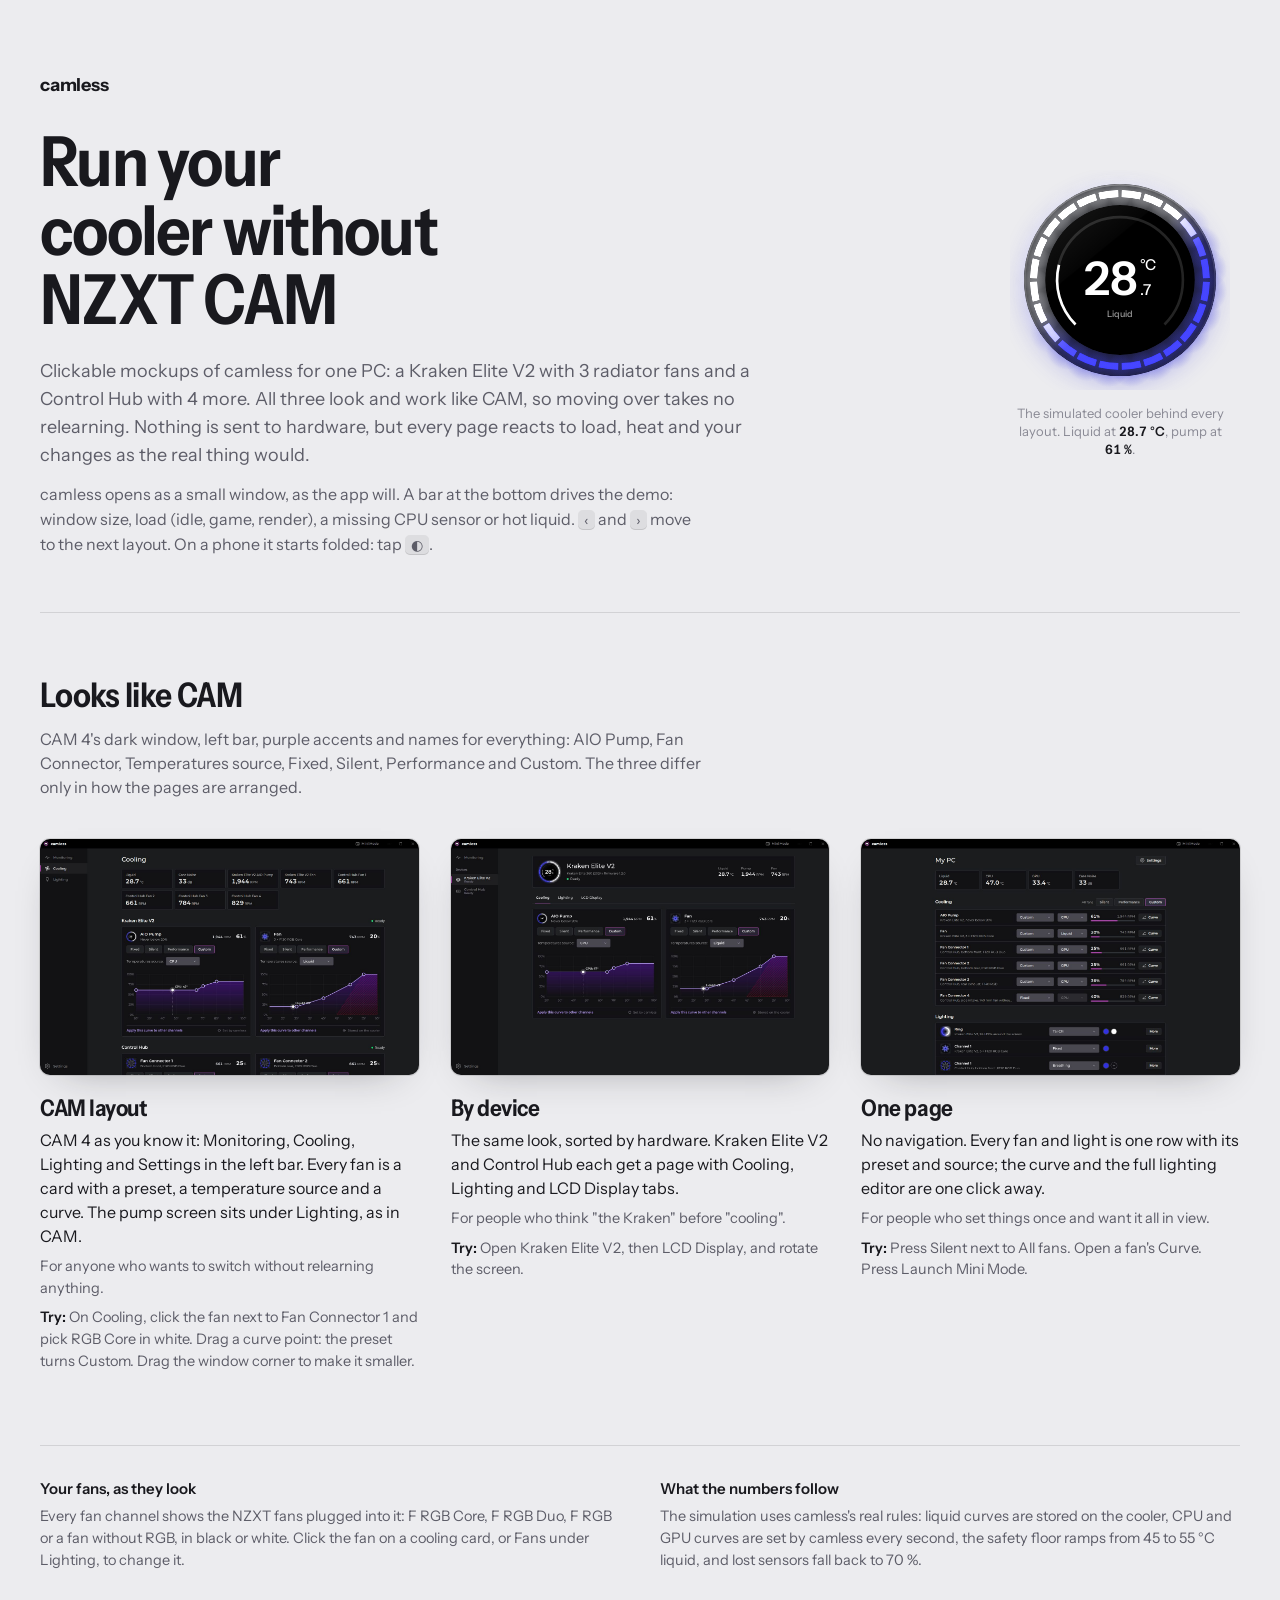
<file: design/index.html>
<!doctype html>
<html lang="en">
<head>
<meta charset="utf-8">
<meta name="viewport" content="width=device-width, initial-scale=1">
<link rel="icon" href="favicon.svg" type="image/svg+xml">
<title>camless: CAM-style app</title>
<link rel="preconnect" href="https://fonts.googleapis.com">
<link rel="preconnect" href="https://fonts.gstatic.com" crossorigin>
<link href="https://fonts.googleapis.com/css2?family=Instrument+Sans:wdth,wght@85..100,400..700&display=swap" rel="stylesheet">
<style>
  :root {
    --bg: #ececef;
    --ink: #19191e;
    --ink-2: #5d5d68;
    --ink-3: #8a8a95;
    --line: rgba(25, 25, 30, .12);
    --accent: #3a3ae0;
    --font: "Instrument Sans", system-ui, sans-serif;
    --indent: 36px;
  }
  * { box-sizing: border-box; }
  html { background: var(--bg); color: var(--ink); font: 400 16px/1.5 var(--font); -webkit-font-smoothing: antialiased; }
  body { margin: 0; }
  a { color: inherit; }
  .wrap { max-width: 1320px; margin: 0 auto; padding: 0 40px; }

  header.top { display: grid; grid-template-columns: minmax(0, 1fr) auto; gap: 48px; align-items: center; padding: 72px 0 56px; border-bottom: 1px solid var(--line); }
  .brand { font-weight: 700; font-size: 18px; letter-spacing: -.01em; margin: 0 0 28px; }
  h1 { margin: 0; font-size: clamp(40px, 5.4vw, 72px); line-height: 1; font-weight: 650; font-stretch: 88%; letter-spacing: -.025em; max-width: 13ch; text-wrap: balance; }
  .lede { margin: 24px 0 0; max-width: 60ch; font-size: 18px; line-height: 1.55; color: var(--ink-2); }
  .lede + .lede { margin-top: 12px; font-size: 16px; }
  kbd { font: inherit; font-size: .88em; padding: 1px 6px; border-radius: 5px; background: rgba(25, 25, 30, .07); box-shadow: inset 0 -1px 0 rgba(25, 25, 30, .12); }

  .live { display: grid; justify-items: center; gap: 14px; width: 240px; }
  .live canvas { width: 220px; height: 220px; display: block; }
  .live p { margin: 0; font-size: 13px; line-height: 1.4; color: var(--ink-3); text-align: center; max-width: 24ch; }
  .live b { color: var(--ink); font-weight: 600; font-variant-numeric: tabular-nums; }

  .group { padding-top: 64px; }
  .group + .group { margin-top: 40px; border-top: 1px solid var(--line); }
  .group > h2 { font-size: 34px; line-height: 1.1; font-weight: 650; font-stretch: 88%; letter-spacing: -.02em; }
  .group > p { margin: 12px 0 0; max-width: 62ch; color: var(--ink-2); }
  .grid { list-style: none; margin: 0; padding: 40px 0 24px; display: grid; grid-template-columns: repeat(2, minmax(0, 1fr)); gap: 64px 40px; }
  .grid.three { grid-template-columns: repeat(3, minmax(0, 1fr)); gap: 56px 32px; }
  .grid.three { --indent: 0px; }
  .grid.three .num { display: none; }
  .grid.three .h2 { font-size: 23px; }
  .concept a.card { display: block; text-decoration: none; border-radius: 12px; }
  .concept a.card:focus-visible { outline: 3px solid var(--accent); outline-offset: 6px; }
  .shot { display: block; aspect-ratio: 16 / 10; border-radius: 10px; overflow: hidden; background: #d8d8dd; box-shadow: 0 0 0 1px var(--line), 0 14px 40px -24px rgba(25, 25, 30, .45); transition: box-shadow .2s ease; }
  .shot img { display: block; width: 100%; height: 100%; object-fit: cover; object-position: top left; }
  .concept a.card:hover .shot { box-shadow: 0 0 0 2px var(--accent), 0 14px 40px -24px rgba(25, 25, 30, .45); }
  .head { display: flex; align-items: baseline; gap: 12px; margin: 20px 0 6px; }
  .num { font-size: 15px; font-weight: 500; color: var(--ink-3); font-variant-numeric: tabular-nums; width: calc(var(--indent) - 12px); flex: none; }
  h2, .h2 { margin: 0; font-size: 26px; line-height: 1.15; font-weight: 650; font-stretch: 90%; letter-spacing: -.02em; }
  .concept a.card:hover .h2 { color: var(--accent); }
  .role { margin-left: auto; font-size: 13px; color: var(--ink-3); white-space: nowrap; }
  .idea { margin: 0 0 0 var(--indent); max-width: 58ch; color: var(--ink); }
  .who, .try { margin: 8px 0 0 var(--indent); max-width: 58ch; font-size: 14.5px; color: var(--ink-2); }
  .try b, .who b { font-weight: 600; color: var(--ink); }

  footer { margin-top: 48px; padding: 32px 0 64px; border-top: 1px solid var(--line); display: grid; grid-template-columns: repeat(2, minmax(0, 1fr)); gap: 40px; color: var(--ink-2); font-size: 14.5px; }
  footer h3 { margin: 0 0 6px; font-size: 15px; font-weight: 600; color: var(--ink); }
  footer p { margin: 0; max-width: 58ch; }

  @media (max-width: 900px) {
    .wrap { padding: 0 20px; }
    header.top { grid-template-columns: 1fr; padding: 40px 0 36px; gap: 28px; }
    .live { width: auto; grid-template-columns: auto 1fr; justify-items: start; align-items: center; }
    .live canvas { width: 112px; height: 112px; }
    .live p { text-align: left; }
    .group { padding-top: 44px; }
    .group > h2 { font-size: 28px; }
    .grid, .grid.three { grid-template-columns: 1fr; gap: 48px; padding-top: 28px; }
    footer { grid-template-columns: 1fr; gap: 24px; }
  }
  @media (max-width: 520px) {
    .role { display: none; }
    .idea, .who, .try { margin-left: 0; }
  }
  @media (prefers-reduced-motion: reduce) { .shot { transition: none; } }
</style>
</head>
<body>
<div class="wrap">
  <header class="top">
    <div>
      <p class="brand">camless</p>
      <h1>Run your cooler without NZXT CAM</h1>
      <p class="lede">Clickable mockups of camless for one PC: a Kraken Elite V2 with 3 radiator fans and a Control Hub with 4 more. All three look and work like CAM, so moving over takes no relearning. Nothing is sent to hardware, but every page reacts to load, heat and your changes as the real thing would.</p>
      <p class="lede">camless opens as a small window, as the app will. A bar at the bottom drives the demo: window size, load (idle, game, render), a missing CPU sensor or hot liquid. <kbd>‹</kbd> and <kbd>›</kbd> move to the next layout. On a phone it starts folded: tap <kbd>◐</kbd>.</p>
    </div>
    <div class="live" aria-hidden="true">
      <canvas id="head" width="220" height="220"></canvas>
      <p>The simulated cooler behind every layout. Liquid at <b id="liq">28.7 °C</b>, pump at <b id="pump">61 %</b>.</p>
    </div>
  </header>

  <section class="group" aria-labelledby="g-cam">
    <h2 id="g-cam">Looks like CAM</h2>
    <p>CAM 4's dark window, left bar, purple accents and names for everything: AIO Pump, Fan Connector, Temperatures source, Fixed, Silent, Performance and Custom. The three differ only in how the pages are arranged.</p>
    <ol class="grid three" id="cam"></ol>
  </section>

  <footer>
    <div>
      <h3>Your fans, as they look</h3>
      <p>Every fan channel shows the NZXT fans plugged into it: F RGB Core, F RGB Duo, F RGB or a fan without RGB, in black or white. Click the fan on a cooling card, or Fans under Lighting, to change it.</p>
    </div>
    <div>
      <h3>What the numbers follow</h3>
      <p>The simulation uses camless's real rules: liquid curves are stored on the cooler, CPU and GPU curves are set by camless every second, the safety floor ramps from 45 to 55 °C liquid, and lost sensors fall back to 70 %.</p>
    </div>
  </footer>
</div>

<script src="shared/camless-sim.js"></script>
<script src="shared/kraken-draw.js"></script>
<script>
(function () {
  'use strict';
  const CAM = [
    { id: 'cam-1-classic', num: '', name: 'CAM layout', role: '',
      idea: 'CAM 4 as you know it: Monitoring, Cooling, Lighting and Settings in the left bar. Every fan is a card with a preset, a temperature source and a curve. The pump screen sits under Lighting, as in CAM.',
      who: 'anyone who wants to switch without relearning anything',
      try: 'On Cooling, click the fan next to Fan Connector 1 and pick RGB Core in white. Drag a curve point: the preset turns Custom. Drag the window corner to make it smaller.' },
    { id: 'cam-2-devices', num: '', name: 'By device', role: '',
      idea: 'The same look, sorted by hardware. Kraken Elite V2 and Control Hub each get a page with Cooling, Lighting and LCD Display tabs.',
      who: 'people who think "the Kraken" before "cooling"',
      try: 'Open Kraken Elite V2, then LCD Display, and rotate the screen.' },
    { id: 'cam-3-simple', num: '', name: 'One page', role: '',
      idea: 'No navigation. Every fan and light is one row with its preset and source; the curve and the full lighting editor are one click away.',
      who: 'people who set things once and want it all in view',
      try: 'Press Silent next to All fans. Open a fan\'s Curve. Press Launch Mini Mode.' },
  ];
  const card = (c, i) => `
    <li class="concept">
      <a class="card" href="${c.id}/index.html">
        <span class="shot"><img src="shots/${c.id}.jpg" width="1440" height="900" ${c.num === '' && i < 3 ? '' : 'loading="lazy" '}alt="Screenshot of the ${c.name} layout"></span>
        <span class="head"><span class="num">${c.num ?? c.id.slice(0, 2)}</span><h3 class="h2">${c.name}</h3>${c.role ? `<span class="role">${c.role}</span>` : ''}</span>
      </a>
      <p class="idea">${c.idea}</p>
      <p class="who">For ${c.who}.</p>
      <p class="try"><b>Try:</b> ${c.try}</p>
    </li>`;
  document.getElementById('cam').innerHTML = CAM.map(card).join('');

  const C = window.Camless, K = window.KrakenDraw;
  if (!C || !K) return;
  const cv = document.getElementById('head');
  const liq = document.getElementById('liq'), pump = document.getElementById('pump');
  const still = matchMedia('(prefers-reduced-motion: reduce)').matches;
  let t = 0;
  function draw() {
    const { ctx, w, h } = K.fit(cv);
    ctx.clearRect(0, 0, w, h);
    K.head(ctx, w / 2, h / 2, w / 2 - 14, { leds: C.light.render(C.config.ring, still ? 0 : t, 24), liquid: C.state.liquid, lcd: C.config.lcd, snapshot: C.snapshot(), font: '"Instrument Sans", system-ui, sans-serif', shadowColor: 'rgba(58,58,224,.28)' });
  }
  C.on('frame', (dt) => { t += dt; draw(); });
  C.on('tick', () => {
    liq.textContent = C.state.liquid.toFixed(1) + ' °C';
    pump.textContent = Math.round(C.live('pump').duty) + ' %';
  });
  draw();
})();
</script>
</body>
</html>
</file>
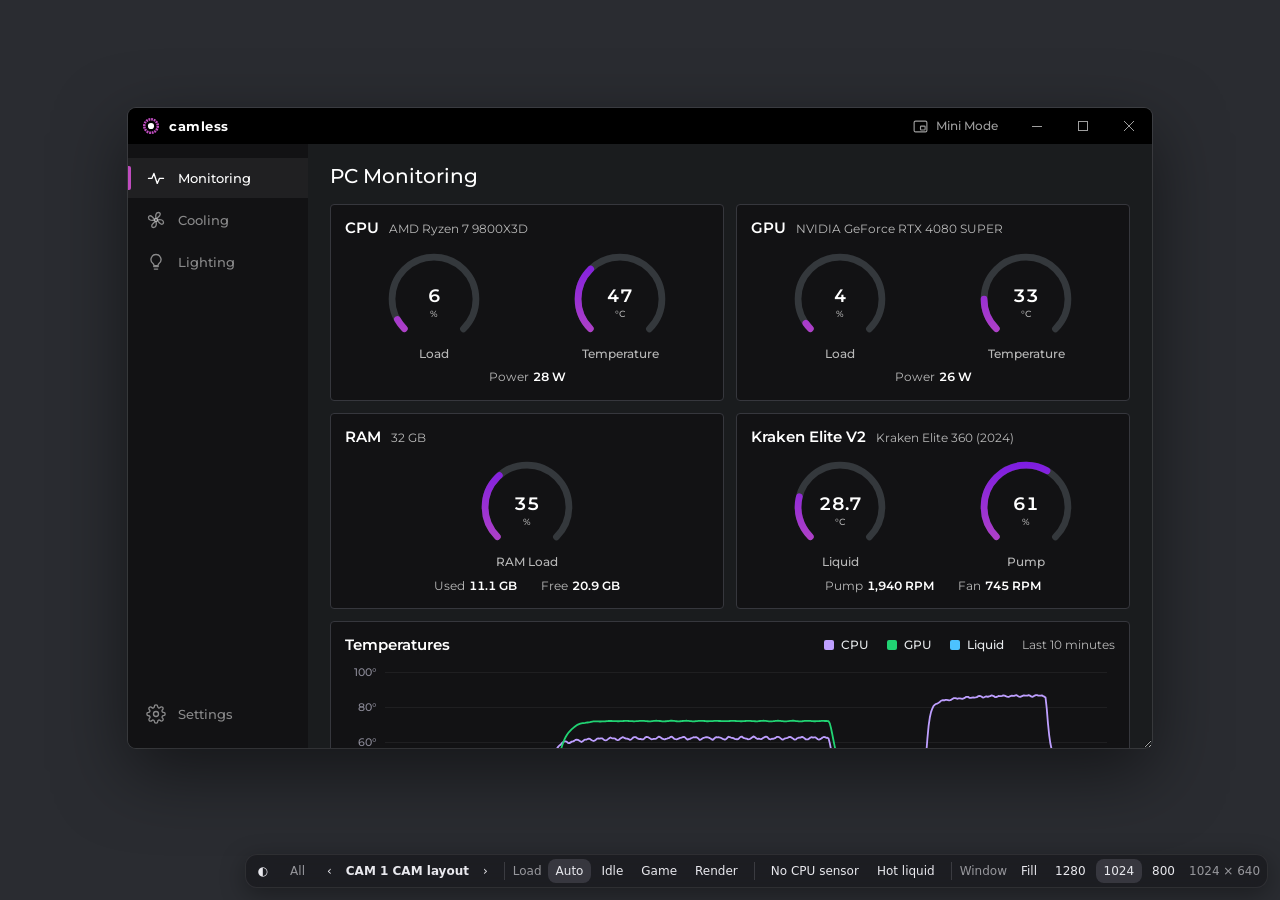
<file: design/cam-1-classic/index.html>
<!doctype html>
<html lang="en">
<head>
<meta charset="utf-8">
<meta name="viewport" content="width=device-width, initial-scale=1">
<link rel="icon" href="../favicon.svg" type="image/svg+xml">
<title>camless: CAM layout</title>
<link rel="preconnect" href="https://fonts.googleapis.com">
<link rel="preconnect" href="https://fonts.gstatic.com" crossorigin>
<link href="https://fonts.googleapis.com/css2?family=Montserrat:wght@400;500;600;700&display=swap" rel="stylesheet">
<link rel="stylesheet" href="../shared/cam-kit.css">
</head>
<body>
<script src="../shared/camless-sim.js"></script>
<script src="../shared/kraken-draw.js"></script>
<script src="../shared/curve-editor.js"></script>
<script src="../shared/cam-kit.js"></script>
<script>
/* CAM's own structure: Monitoring, Cooling, Lighting (with the LCD inside it) and
   Settings in the left bar, every cooling channel on one page. */
(function () {
  'use strict';
  const C = window.Camless, X = window.CamKit;
  X.shell({
    nav: [
      { id: 'monitoring', label: 'Monitoring', icon: 'monitoring' },
      { id: 'cooling', label: 'Cooling', icon: 'cooling' },
      { id: 'lighting', label: 'Lighting', icon: 'lighting' },
      { spacer: true },
      { id: 'settings', label: 'Settings', icon: 'settings' },
    ],
    initial: 'monitoring',
    pages: {
      monitoring(host) {
        X.pageHead(host, 'PC Monitoring');
        X.monitoring(host);
      },
      cooling(host) {
        X.pageHead(host, 'Cooling');
        X.tiles(host, ['liquid', 'noise', ...C.channels().map((c) => c.id)]);
        for (const d of ['kraken', 'hub']) {
          const s = X.section(host, C.devices[d].name, X.h('<span class="cam-status">Ready</span>'));
          X.deviceChannels(s, d, { collapse: true });
        }
      },
      lighting(host) {
        X.pageHead(host, 'Lighting');
        X.lightingPage(host);
      },
      settings(host) {
        X.pageHead(host, 'Settings');
        X.settings(host);
      },
    },
  });
})();
</script>
<script src="../shared/demo-bar.js" data-position="bottom-right"></script>
</body>
</html>
</file>
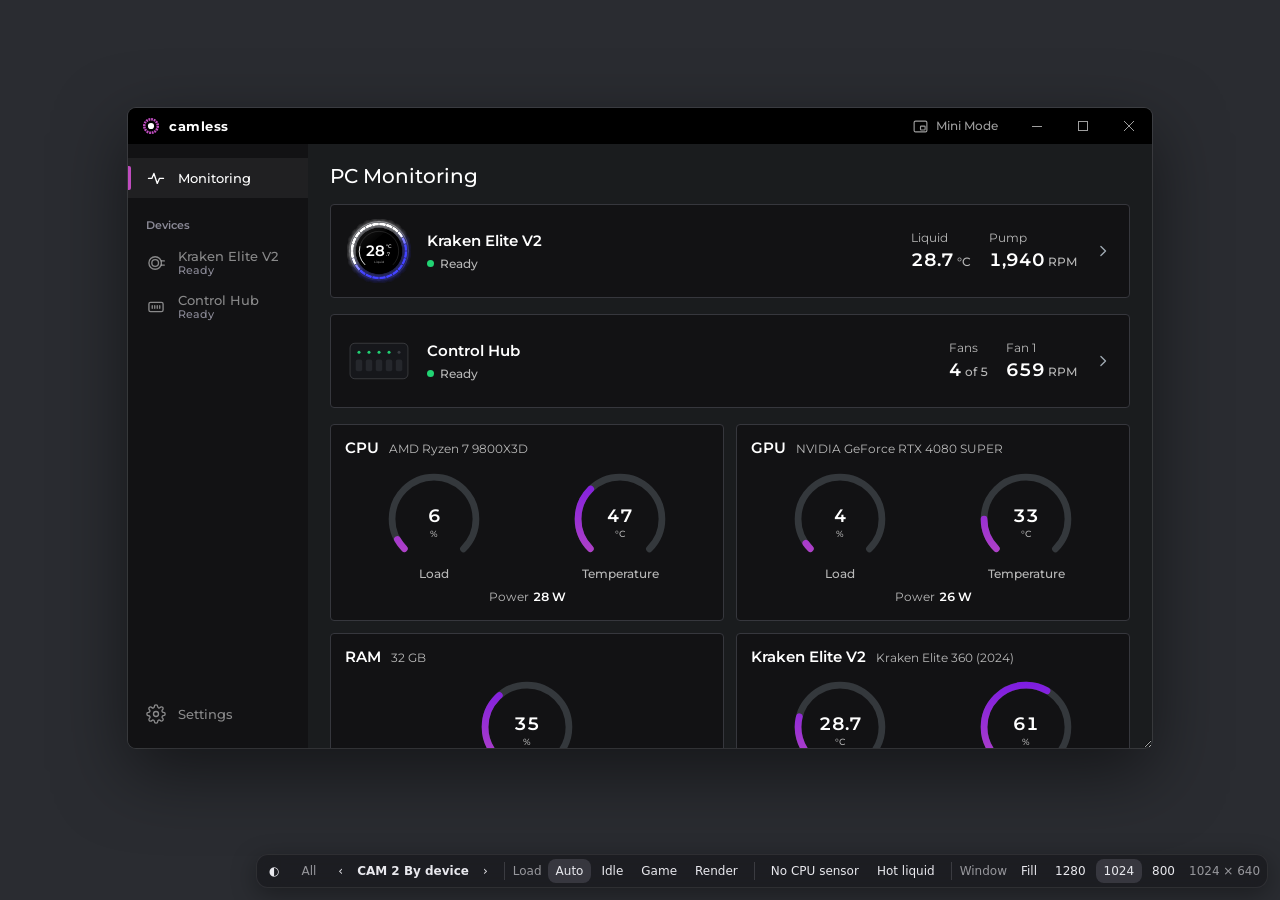
<file: design/cam-2-devices/index.html>
<!doctype html>
<html lang="en">
<head>
<meta charset="utf-8">
<meta name="viewport" content="width=device-width, initial-scale=1">
<link rel="icon" href="../favicon.svg" type="image/svg+xml">
<title>camless: by device</title>
<link rel="preconnect" href="https://fonts.googleapis.com">
<link rel="preconnect" href="https://fonts.gstatic.com" crossorigin>
<link href="https://fonts.googleapis.com/css2?family=Montserrat:wght@400;500;600;700&display=swap" rel="stylesheet">
<link rel="stylesheet" href="../shared/cam-kit.css">
<style>
  .dev-cards { display: grid; grid-template-columns: repeat(2, minmax(0, 1fr)); gap: 16px; margin-bottom: 16px; }
  .dev-card { display: flex; align-items: center; gap: 16px; padding: 14px 16px; color: inherit; text-decoration: none; }
  .dev-card:hover { border-color: var(--cool); }
  .dev-card canvas { width: 64px; height: 64px; flex: none; }
  .dev-card .who { flex: 1; min-width: 0; display: grid; gap: 3px; }
  .dev-card .who b { font-size: 15px; font-weight: 600; white-space: nowrap; overflow: hidden; text-overflow: ellipsis; }
  .dev-card .nums { display: flex; gap: 18px; }
  .dev-card .chev { color: var(--cool); transform: rotate(-90deg); }
  .dev-head { display: flex; align-items: center; flex-wrap: wrap; gap: 16px 22px; padding: 16px 20px; margin-bottom: 18px; }
  .dev-head canvas { width: 88px; height: 88px; flex: none; }
  .dev-id { flex: 1; min-width: 180px; display: grid; gap: 4px; justify-items: start; }
  .stat { display: grid; gap: 1px; }
  .stat span { font-size: 12px; color: var(--t3); white-space: nowrap; }
  .stat b { font-size: 18px; font-weight: 600; font-variant-numeric: tabular-nums; white-space: nowrap; }
  .stat b small { font-size: 12px; font-weight: 500; color: var(--t3); margin-left: 3px; }
  .dev-stats { display: flex; flex-wrap: wrap; gap: 12px 28px; }
  @container area (max-width: 879px) { .dev-cards { grid-template-columns: minmax(0, 1fr); } }
  @container area (max-width: 519px) {
    .dev-head { padding: 14px; }
    .dev-head canvas { width: 64px; height: 64px; }
    .dev-stats { width: 100%; justify-content: space-between; gap: 10px 16px; }
    .dev-card .nums { display: none; }
  }
</style>
</head>
<body>
<script src="../shared/camless-sim.js"></script>
<script src="../shared/kraken-draw.js"></script>
<script src="../shared/curve-editor.js"></script>
<script src="../shared/cam-kit.js"></script>
<script>
/* The same CAM look, sorted by device: each device in the left bar has its own
   Cooling, Lighting and LCD Display tabs. */
(function () {
  'use strict';
  const C = window.Camless, X = window.CamKit, h = X.h;
  const D = C.devices;

  // Live numbers: the full set in a device's header, the first two on its overview card.
  const rpmOf = (id) => `${X.rpm((C.live(id) || {}).rpm)}<small>RPM</small>`;
  const STATS = {
    kraken: [
      ['Liquid', (s) => `${X.tnum(s.liquid)}<small>${X.deg()}</small>`],
      ['Pump', () => rpmOf('pump')],
      ['Fan', () => rpmOf('radiator')],
    ],
    hub: [
      ['Fans', () => `${C.config.hub_fan.length}<small>of ${D.hub.ports}</small>`],
      ...C.config.hub_fan.map((f) => [`Fan ${f.port}`, () => rpmOf('hub' + f.port)]),
    ],
  };
  function stats(host, d, n) {
    const els = STATS[d].slice(0, n).map(([k, f]) => { const el = h('<div class="stat"><span></span><b></b></div>'); el.firstElementChild.textContent = k; host.appendChild(el); return [el.lastElementChild, f]; });
    const upd = () => { const s = C.snapshot(); for (const [b, f] of els) b.innerHTML = f(s); };
    X.track(C.on('tick', upd));
    X.track(X.on('prefs', upd));
    upd();
  }
  function thumb(cv, d) {
    let t = 0;
    X.track(C.on('frame', (dt) => { t += dt; X.deviceThumb(cv, d, t); }));
  }

  function overview(host) {
    X.pageHead(host, 'PC Monitoring');
    const cards = h('<div class="dev-cards"></div>');
    for (const d of ['kraken', 'hub']) {
      const a = h(`<a class="cam-panel dev-card" href="#${d}"><canvas aria-hidden="true"></canvas><span class="who"><b></b><span class="cam-status">Ready</span></span><span class="nums"></span>${X.I.chevron.replace('class="i"', 'class="i chev"')}</a>`);
      a.querySelector('b').textContent = D[d].name;
      a.setAttribute('aria-label', `Open ${D[d].name}`);
      cards.appendChild(a);
      stats(a.querySelector('.nums'), d, 2);
      thumb(a.querySelector('canvas'), d);
    }
    host.appendChild(cards);
    X.monitoring(host);
  }

  const TABS = {
    kraken: [['cooling', 'Cooling'], ['lighting', 'Lighting'], ['lcd', 'LCD Display']],
    hub: [['cooling', 'Cooling'], ['lighting', 'Lighting']],
  };
  function device(d) {
    return (host, sub) => {
      const tabs = TABS[d];
      let tab = tabs.some((t) => t[0] === sub) ? sub : 'cooling';
      const head = h(`<div class="cam-panel dev-head"><canvas aria-hidden="true"></canvas><div class="dev-id"><h1 class="cam-h1"></h1><span class="cam-small"></span><span class="cam-status">Ready</span></div><div class="dev-stats"></div></div>`);
      head.querySelector('h1').textContent = D[d].name;
      head.querySelector('.cam-small').textContent = d === 'kraken' ? `${D.kraken.model}, firmware ${D.kraken.firmware}` : `${D.hub.ports} fan and 5 LED ports, firmware ${D.hub.firmware}`;
      host.appendChild(head);
      stats(head.querySelector('.dev-stats'), d);
      thumb(head.querySelector('canvas'), d);
      const body = h('<div></div>');
      host.append(X.tabStrip(tabs.map(([id, label]) => ({ id, label })), tab, (id) => { tab = id; history.replaceState(null, '', `#${d}/${id}`); show(); }, { label: D[d].name }), body);
      const draw = X.region(body);
      function show() {
        draw((b) => {
          if (tab === 'cooling') X.deviceChannels(b, d, { collapse: true });
          else if (tab === 'lighting') X.lightingPage(b, { devices: [d], lcd: false });
          else X.lcdEditor(b);
        });
      }
      show();
    };
  }

  X.shell({
    nav: [
      { id: 'monitoring', label: 'Monitoring', icon: 'monitoring' },
      { group: 'Devices' },
      { id: 'kraken', label: D.kraken.name, icon: 'kraken', sub: 'Ready' },
      { id: 'hub', label: D.hub.name, icon: 'hub', sub: 'Ready' },
      { spacer: true },
      { id: 'settings', label: 'Settings', icon: 'settings' },
    ],
    initial: 'monitoring',
    pages: {
      monitoring: overview,
      kraken: device('kraken'),
      hub: device('hub'),
      settings(host) { X.pageHead(host, 'Settings'); X.settings(host); },
    },
  });
})();
</script>
<script src="../shared/demo-bar.js" data-position="bottom-right"></script>
</body>
</html>
</file>
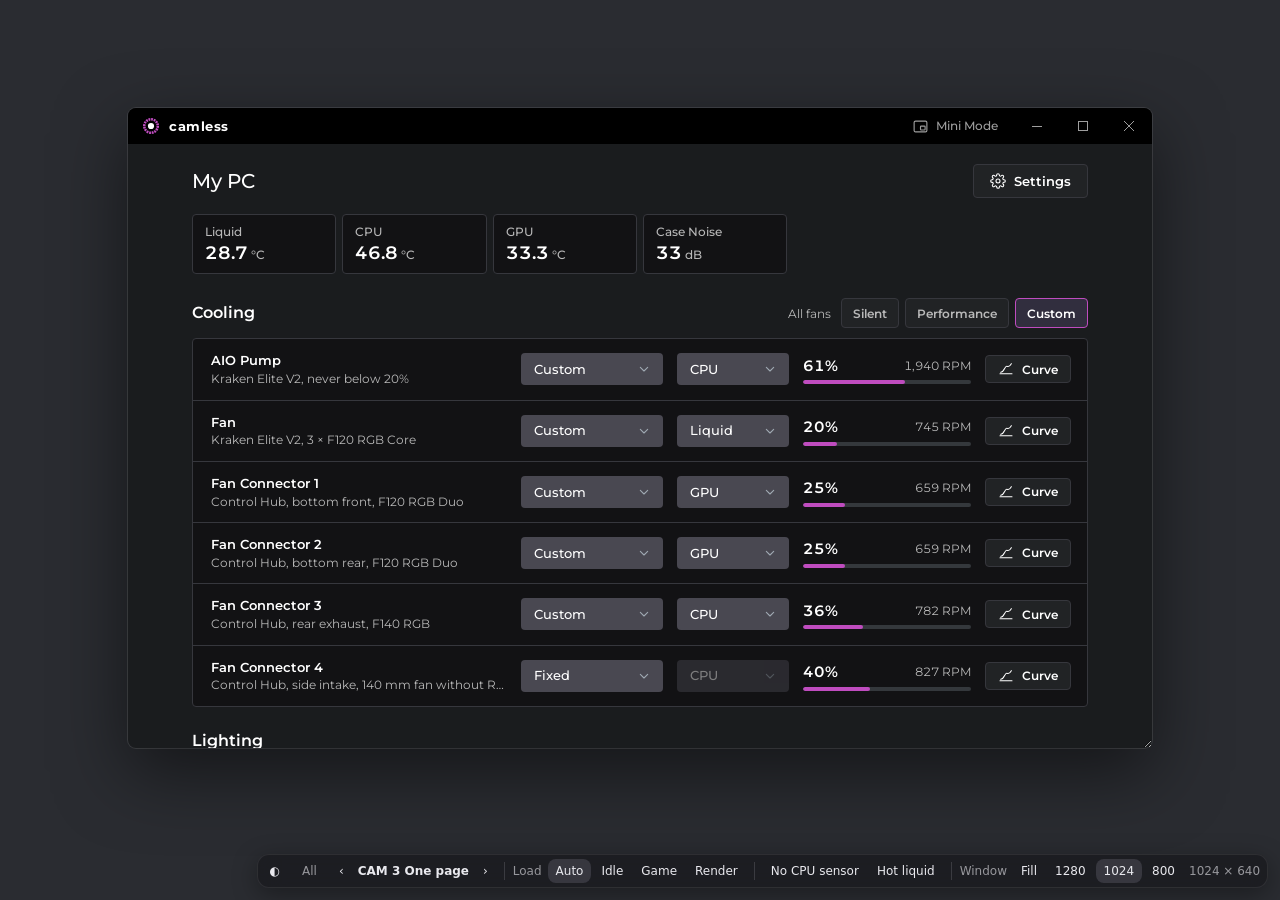
<file: design/cam-3-simple/index.html>
<!doctype html>
<html lang="en">
<head>
<meta charset="utf-8">
<meta name="viewport" content="width=device-width, initial-scale=1">
<link rel="icon" href="../favicon.svg" type="image/svg+xml">
<title>camless: one page</title>
<link rel="preconnect" href="https://fonts.googleapis.com">
<link rel="preconnect" href="https://fonts.gstatic.com" crossorigin>
<link href="https://fonts.googleapis.com/css2?family=Montserrat:wght@400;500;600;700&display=swap" rel="stylesheet">
<link rel="stylesheet" href="../shared/cam-kit.css">
<style>
  .cam-content { max-width: 940px; }
  .list { display: grid; }
  .crow, .lrow { display: grid; align-items: center; gap: 10px 14px; padding: 12px 16px 12px 18px; border-top: 1px solid var(--panel-line); min-width: 0; }
  .crow:first-child, .lrow:first-child { border-top: 0; }
  .crow { grid-template-columns: minmax(0, 1fr) 142px 112px 168px auto; }
  .lrow { grid-template-columns: 40px minmax(0, 1fr) 190px 150px auto; }
  .nm { min-width: 0; display: grid; }
  .nm b { font-size: 13px; font-weight: 600; white-space: nowrap; overflow: hidden; text-overflow: ellipsis; }
  .nm span { font-size: 12px; color: var(--t3); white-space: nowrap; overflow: hidden; text-overflow: ellipsis; }
  .crow .cam-select, .lrow .cam-select { width: 100%; }
  .lv { display: grid; grid-template-columns: minmax(0, 1fr) auto; align-items: center; gap: 4px 10px; font-variant-numeric: tabular-nums; }
  .lv .bar { grid-column: 1 / -1; height: 4px; border-radius: 2px; background: var(--track); overflow: hidden; }
  .lv .bar i { display: block; height: 100%; width: 0; background: var(--orchid); border-radius: 2px; transition: width .4s ease-out; }
  .lv .pct { font-size: 15px; font-weight: 600; }
  .lv .rpm { font-size: 12px; color: var(--t3); text-align: right; }
  .lv.miss .pct { color: var(--amber); }
  .strip { width: 40px; height: 40px; display: block; }
  .lrow .cam-swatches { gap: 6px; }
  .lrow .cam-swatch { width: 24px; height: 24px; }
  .lrow .none { font-size: 12px; color: var(--t4); }
  .all { display: flex; align-items: center; gap: 10px; font-size: 12px; color: var(--t3); }
  .mixed-note { font-size: 12px; color: var(--t4); }
  .cam-ch.bare { border: 0; background: transparent; padding: 0; }
  .cam-ch.bare .cam-ch-name { display: none; }
  .foot { display: flex; flex-wrap: wrap; gap: 10px; margin-top: 32px; }
  @container area (max-width: 819px) {
    .crow { grid-template-columns: minmax(0, 1fr) minmax(0, 1fr) auto; }
    .crow .nm { grid-column: 1 / -1; }
    .crow .lv { grid-column: 1 / 3; grid-row: 3; }
    .crow .edit { grid-row: 3; grid-column: 3; }
    .lrow { grid-template-columns: 40px minmax(0, 1fr) auto; }
    .lrow .fx { grid-column: 1 / 3; }
    .lrow .cols { grid-column: 3; display: flex; justify-content: flex-end; }
    .lrow .more { grid-row: 1; grid-column: 3; }
  }
  @container area (max-width: 519px) { .crow, .lrow { padding: 12px 14px; } }
</style>
</head>
<body>
<script src="../shared/camless-sim.js"></script>
<script src="../shared/kraken-draw.js"></script>
<script src="../shared/curve-editor.js"></script>
<script src="../shared/cam-kit.js"></script>
<script>
/* CAM's look without the navigation: one page with every fan and light as a row,
   curves and the full lighting editor one click away. */
(function () {
  'use strict';
  const C = window.Camless, X = window.CamKit, h = X.h;

  function coolingList(host) {
    const all = X.choice({
      options: X.PRESET_OPTS.filter((o) => o.value !== 'fixed'),
      value: X.allPreset(),
      label: 'Preset for all fans',
      onChange: (p) => X.setAllPresets(p),
    });
    const mixed = h('<span class="mixed-note">Mixed</span>');
    const s = X.section(host, 'Cooling', h('<span class="all">All fans</span>'));
    s.querySelector('.all').append(all, mixed);
    const list = h('<div class="cam-panel list"></div>');
    s.appendChild(list);
    const rows = C.channels().map((ch0) => {
      const id = ch0.id;
      const get = () => X.channel(id);
      const r = h(`<div class="crow"><div class="nm"><b></b><span></span></div><div class="pre"></div><div class="src"></div><div class="lv"><span class="pct num"></span><span class="rpm"></span><span class="bar"><i></i></span></div><button type="button" class="cam-btn sm edit">${X.I.curve}<span>Curve</span></button></div>`);
      r.querySelector('b').textContent = X.chName(ch0);
      r.querySelector('.nm span').textContent = X.chSub(ch0, true);
      const pre = X.select({ options: X.PRESET_OPTS, value: X.model(ch0).preset, label: `${X.chTile(ch0)} preset`, onChange: (p) => X.setPreset(get(), p) });
      const src = X.select({ options: X.SOURCE_OPTS, value: X.model(ch0).source, label: `${X.chTile(ch0)} temperature source`, onChange: (v) => X.setSource(get(), v) });
      r.querySelector('.pre').appendChild(pre);
      r.querySelector('.src').appendChild(src);
      r.querySelector('.edit').setAttribute('aria-label', `Edit ${X.chTile(ch0)} curve`);
      r.querySelector('.edit').addEventListener('click', () => {
        X.modal({ title: X.chTile(get()), wide: true, render(body) { const card = X.coolingCard(id); card.classList.add('bare'); body.appendChild(card); } });
      });
      list.appendChild(r);
      const lv = r.querySelector('.lv');
      return {
        refresh() { const m = X.model(get()); pre.set(m.preset); src.set(m.source); src.setDisabled(m.preset === 'fixed'); },
        live() {
          const st = C.live(id), ch = get();
          if (!st || !ch) return;
          lv.querySelector('.pct').textContent = Math.round(st.shown) + '%';
          lv.querySelector('.rpm').textContent = X.rpm(st.rpm) + ' RPM';
          lv.querySelector('.bar i').style.width = st.shown + '%';
          const miss = ch.cfg.source !== 'fixed' && st.temp == null;
          lv.classList.toggle('miss', miss);
          lv.title = miss ? `Temperature source is unavailable. Holding ${C.config.failsafe_duty}%.` : C.why(id);
        },
      };
    });
    const refresh = () => {
      const p = X.allPreset();
      all.set(p);
      all.classList.toggle('mixed', !p);
      mixed.hidden = !!p;
      for (const r of rows) r.refresh();
    };
    X.track(C.on('config', refresh));
    X.track(C.on('tick', () => rows.forEach((r) => r.live())));
    refresh();
    rows.forEach((r) => r.live());
  }

  function lightingList(host) {
    const s = X.section(host, 'Lighting');
    const list = h('<div class="cam-panel list"></div>');
    s.appendChild(list);
    const targets = [
      ...X.lightTargets('kraken').map((t) => Object.assign(t, { dev: C.devices.kraken.name })),
      ...X.lightTargets('hub').map((t) => Object.assign(t, { dev: C.devices.hub.name })),
    ];
    const strips = [];
    const rows = targets.map((t) => {
      const r = h(`<div class="lrow"><canvas class="strip" aria-hidden="true"></canvas><div class="nm"><b></b><span></span></div><div class="fx"></div><div class="cols"></div><button type="button" class="cam-btn sm more">More</button></div>`);
      r.querySelector('b').textContent = t.key === 'ring' ? 'Ring' : t.label;
      const sub = r.querySelector('.nm span');
      const fx = X.select({ options: X.EFFECT_ORDER.map((k) => ({ value: k, label: X.EFFECT_NAME[k] })), value: t.get().mode, label: `${t.dev} ${t.label} effect`, onChange: (m) => X.editLight(t, (x) => { x.mode = m; X.fitColors(x); }) });
      r.querySelector('.fx').appendChild(fx);
      const sw = X.colorSwatches(t, { short: true });
      const none = h('<span class="none">Colors: Automatic</span>');
      r.querySelector('.cols').append(sw, none);
      r.querySelector('.more').setAttribute('aria-label', `More ${t.dev} ${t.label} lighting settings`);
      r.querySelector('.more').addEventListener('click', () => {
        X.modal({ title: `${t.dev}: ${t.key === 'ring' ? 'Ring' : t.label}`, wide: true, render(body) { X.lightEditor(body, t); }, onClose: () => refresh(true) });
      });
      list.appendChild(r);
      strips.push([r.querySelector('canvas'), t]);
      let lastMode = t.get().mode;
      const refresh = (force) => {
        const x = t.get();
        if (!force && x.mode === lastMode) return;
        lastMode = x.mode;
        // Fans without LEDs keep their row, with nothing to set.
        const plain = t.kind === 'fans' && X.fanSpec(t.fan).model === 'plain';
        sub.textContent = t.kind !== 'fans' ? `${t.dev}, ${X.midSentence(t.sub)}` : t.fan === 'radiator' ? `${t.dev}, ${X.fanText(t, false)}` : `${t.dev}, ${X.midSentence(t.sub)}, ${X.fanText(t, false)}`;
        fx.set(x.mode);
        fx.setDisabled(plain);
        const auto = C.light.EFFECTS[x.mode].colors[1] === 0;
        sw.hidden = auto || plain;
        none.hidden = !auto && !plain;
        none.textContent = plain ? 'No LEDs' : x.mode === 'off' ? '' : 'Colors: Automatic';
        sw.paint();
      };
      refresh(true);
      return refresh;
    });
    X.track(C.on('config', (what) => rows.forEach((f) => f(what !== 'lighting'))));
    X.track(X.on('prefs', (k) => { if (k === 'fans') rows.forEach((f) => f(true)); }));
    // Each row's ring or fan, lit with its effect, so it shows without opening anything.
    let time = 0;
    X.track(C.on('frame', (dt) => {
      time += dt;
      for (const [cv, t] of strips) X.lightThumb(cv, t, time);
    }));
  }

  function page(host) {
    X.pageHead(host, 'My PC', X.button('Settings', { icon: 'settings', onClick: () => X.modal({ title: 'Settings', wide: true, render(b) { X.settings(b); } }) }));
    X.tiles(host, ['liquid', 'cpu', 'gpu', 'noise']);
    coolingList(host);
    lightingList(host);
    const s = X.section(host, 'LCD Display');
    X.lcdEditor(s);
    const foot = h('<div class="foot"></div>');
    foot.append(
      X.button('Launch Mini Mode', { icon: 'mini', onClick: () => X.miniMode(true) }),
      X.button('Import from NZXT CAM', { onClick: X.importCamDialog }),
    );
    host.appendChild(foot);
  }

  X.shell({ nav: null, initial: 'home', pages: { home: page } });
})();
</script>
<script src="../shared/demo-bar.js" data-position="bottom-right"></script>
</body>
</html>
</file>
<file: design/shared/cam-kit.css>
/* camless in NZXT CAM's look, shared by the cam-* pages: CAM 4's dark and light
   palettes, its 180 px navigation, panels and controls. Colors are CAM's own theme
   values; logos, icons and device pictures are drawn for camless. */

*, *::before, *::after { box-sizing: border-box; }
html, body { height: 100%; margin: 0; }
body { background: #000; overflow: hidden; }

.cam {
  --font: "Montserrat", "Gotham", system-ui, -apple-system, "Segoe UI", sans-serif;
  --title-bg: #000; --title-fg: #fff; --title-dim: rgba(255, 255, 255, .62); --title-hover: rgba(255, 255, 255, .1);
  --nav-bg: #121214; --nav-fg: rgba(255, 255, 255, .5); --nav-hover: rgba(255, 255, 255, .82); --nav-on: #fff; --nav-on-bg: rgba(255, 255, 255, .06);
  --bg: #1a1c1e; --sep: #34383c;
  --t1: #fff; --t2: #e8ebed; --t3: #b9b9b9; --t4: #8a8996; --cool: #9fa9b2;
  --panel: #121214; --panel-line: #36373d; --panel-2: #1e2023;
  --ctl: #494851; --ctl-hover: #55545e; --ctl-line: transparent; --menu: #494851; --menu-hover: rgba(255, 255, 255, .09);
  --btn2: #212325; --btn2-hover: #2a2c2f;
  --primary: #640a92; --primary-hover: #7416e6; --orchid: #bf4cbf; --accent: #be9fff; --accent-soft: rgba(190, 159, 255, .14);
  --track: #34383c; --knob: #fff;
  --green: #21d373; --red: #d0021b; --alert: #ff022d; --amber: #f5a524;
  --alert-bg: rgba(208, 2, 27, .16); --warn-bg: rgba(245, 165, 36, .12);
  --shadow: 0 12px 40px rgba(0, 0, 0, .55);
  --radius: 4px;
  --ce-grid: rgba(255, 255, 255, .06); --ce-text: #8a8996; --ce-line: #be9fff; --ce-line-w: 2; --ce-fill: #7416e6; --ce-fill-top: .38;
  --ce-point: #1a1c1e; --ce-live: #fff; --ce-live-text: #e8ebed; --ce-tip-bg: #494851; --ce-tip-fg: #fff;
  --ce-floor: rgba(255, 2, 45, .22); --ce-floor-line: rgba(255, 2, 45, .5);
  height: 100vh; height: 100dvh;
  container: app / size;
  display: grid; grid-template-rows: 36px minmax(0, 1fr);
  background: var(--bg); color: var(--t1);
  font: 400 14px/1.45 var(--font); letter-spacing: 0;
  -webkit-font-smoothing: antialiased; color-scheme: dark;
}
.cam[data-theme=light] {
  --title-bg: #ebebf0; --title-fg: #000; --title-dim: rgba(0, 0, 0, .55); --title-hover: rgba(0, 0, 0, .07);
  --nav-bg: #f5f5f8; --nav-fg: rgba(0, 0, 0, .55); --nav-hover: rgba(0, 0, 0, .85); --nav-on: #51007a; --nav-on-bg: #fff;
  --bg: #fff; --sep: #dbdbdb;
  --t1: #000; --t2: #444259; --t3: #5f707f; --t4: #7c8792; --cool: #5f707f;
  --panel: #f5f5f8; --panel-line: #dcdce3; --panel-2: #ebebf0;
  --ctl: #fff; --ctl-hover: #f5f5f8; --ctl-line: #c9c9d2; --menu: #fff; --menu-hover: #f0eef7;
  --btn2: #fff; --btn2-hover: #f0f0f4;
  --primary: #51007a; --primary-hover: #640a92; --orchid: #9b2f9b; --accent: #640a92; --accent-soft: rgba(100, 10, 146, .08);
  --track: #dcdce3; --knob: #fff;
  --alert-bg: rgba(208, 2, 27, .08); --warn-bg: rgba(245, 165, 36, .14);
  --shadow: 0 12px 40px rgba(28, 29, 30, .18);
  --ce-grid: rgba(0, 0, 0, .07); --ce-text: #7c8792; --ce-line: #640a92; --ce-fill: #7416e6; --ce-fill-top: .22;
  --ce-point: #fff; --ce-live: #1c1d1e; --ce-live-text: #444259; --ce-tip-bg: #1c1d1e; --ce-tip-fg: #fff;
  --ce-floor: rgba(208, 2, 27, .14); --ce-floor-line: rgba(208, 2, 27, .45);
  color-scheme: light;
}
:where(.cam) button { font: inherit; color: inherit; }
.cam :focus-visible { outline: 2px solid var(--accent); outline-offset: 2px; }
.cam svg.i { width: 20px; height: 20px; flex: none; fill: none; stroke: currentColor; stroke-width: 1.6; stroke-linecap: round; stroke-linejoin: round; }
.cam .num { font-variant-numeric: tabular-nums; }
.cam [hidden] { display: none !important; }

/* ------------------------------------------------------------- title bar */
.cam-title { display: flex; align-items: center; min-width: 0; background: var(--title-bg); color: var(--title-fg); user-select: none; }
.cam-logo { display: flex; align-items: center; gap: 9px; padding: 0 14px; font-weight: 700; font-size: 13px; letter-spacing: .04em; white-space: nowrap; }
.cam-logo svg { width: 18px; height: 18px; }
.cam-title .grow { flex: 1; }
.cam-tb { all: unset; display: flex; align-items: center; gap: 7px; height: 36px; padding: 0 12px; color: var(--title-dim); font-size: 12px; font-weight: 500; cursor: pointer; white-space: nowrap; }
.cam-tb:hover { color: var(--title-fg); background: var(--title-hover); }
.cam-tb:focus-visible { outline: 2px solid var(--accent); outline-offset: -2px; }
.cam-tb svg.i { width: 17px; height: 17px; }
.cam-tb[aria-pressed=true] { color: var(--title-fg); }
.cam-win { display: flex; margin-left: 4px; }
.cam-win span { width: 46px; height: 36px; display: grid; place-items: center; color: var(--title-dim); }
.cam-win span:hover { background: var(--title-hover); color: var(--title-fg); }
.cam-win span:last-child:hover { background: #c42b1c; color: #fff; }
.cam-win svg { width: 10px; height: 10px; stroke: currentColor; stroke-width: 1; fill: none; }

/* ------------------------------------------------------------ navigation */
.cam-body { display: grid; grid-template-columns: 180px minmax(0, 1fr); min-height: 0; }
.cam-body.nonav { grid-template-columns: minmax(0, 1fr); }
.cam-nav { display: flex; flex-direction: column; gap: 2px; padding: 14px 0; background: var(--nav-bg); overflow-y: auto; min-height: 0; }
.cam-nav a { position: relative; display: flex; align-items: center; gap: 12px; min-height: 40px; padding: 6px 18px; color: var(--nav-fg); text-decoration: none; font-size: 13px; font-weight: 500; }
.cam-nav a:hover { color: var(--nav-hover); }
.cam-nav a[aria-current=page] { color: var(--nav-on); background: var(--nav-on-bg); }
.cam-nav a[aria-current=page]::before { content: ""; position: absolute; left: 0; top: 8px; bottom: 8px; width: 3px; border-radius: 0 2px 2px 0; background: var(--orchid); }
.cam-nav a:focus-visible { outline-offset: -2px; }
.cam-nav .lbl { display: grid; min-width: 0; line-height: 1.25; }
.cam-nav .lbl small { font-size: 11px; font-weight: 500; color: var(--t4); }
.cam-nav .lbl small .ok { color: var(--green); }
.cam-nav .group { padding: 18px 18px 6px; font-size: 11px; font-weight: 600; color: var(--t4); }
.cam-nav .spacer { flex: 1; min-height: 16px; }

/* ------------------------------------------------------------------ main */
.cam-main { container: area / inline-size; position: relative; overflow-y: auto; overflow-x: hidden; min-width: 0; scrollbar-color: var(--sep) transparent; }
.cam-content { max-width: 1064px; margin: 0 auto; padding: 28px 32px 72px; }
.cam-h1 { margin: 0; font-size: 24px; line-height: 1.2; font-weight: 500; }
.cam-pagehead { display: flex; align-items: center; flex-wrap: wrap; gap: 12px 16px; margin-bottom: 22px; }
.cam-pagehead .grow { flex: 1; }
.cam-h2 { margin: 0; font-size: 16px; line-height: 1.3; font-weight: 600; }
.cam-section { margin-top: 32px; }
.cam-pagehead + .cam-section, .cam-pagehead + .cam-tabs + .cam-section { margin-top: 0; }
.cam-section > header { display: flex; align-items: center; flex-wrap: wrap; gap: 8px 12px; margin-bottom: 12px; }
.cam-section > header .grow { flex: 1; }
.cam-muted { color: var(--t3); }
.cam-small { font-size: 12px; color: var(--t3); }
.cam-hint { margin: 6px 0 0; font-size: 12px; line-height: 1.5; color: var(--t3); max-width: 68ch; }
.cam-status { display: inline-flex; align-items: center; gap: 6px; font-size: 12px; font-weight: 500; color: var(--t3); }
.cam-status::before { content: ""; width: 7px; height: 7px; border-radius: 50%; background: var(--green); }
.cam-status.off::before { background: var(--t4); }

.cam-alert { position: sticky; top: 0; z-index: 5; display: flex; align-items: flex-start; gap: 10px; margin: 0 0 18px; padding: 11px 14px; border-radius: var(--radius); background: var(--alert-bg); border: 1px solid rgba(255, 2, 45, .45); color: var(--t1); font-size: 13px; backdrop-filter: blur(10px); }
.cam-alert svg.i { color: var(--alert); width: 18px; height: 18px; margin-top: 1px; }
.cam-alert.warn { background: var(--warn-bg); border-color: rgba(245, 165, 36, .5); }
.cam-alert.warn svg.i { color: var(--amber); }
.cam-alert b { font-weight: 600; }

/* ---------------------------------------------------------------- panels */
.cam-panel { background: var(--panel); border: 1px solid var(--panel-line); border-radius: var(--radius); }
.cam-pad { padding: 18px 20px; }
.cam-grid2 { display: grid; grid-template-columns: repeat(2, minmax(0, 1fr)); gap: 16px; }

.cam-tiles { display: grid; grid-template-columns: repeat(auto-fill, minmax(168px, 1fr)); gap: 8px; }
.cam-tile { padding: 12px 14px 13px; min-width: 0; }
.cam-tile .k { font-size: 12px; font-weight: 500; color: var(--t3); white-space: nowrap; overflow: hidden; text-overflow: ellipsis; }
.cam-tile .v { margin-top: 4px; font-size: 22px; line-height: 1.15; font-weight: 600; font-variant-numeric: tabular-nums; white-space: nowrap; }
.cam-tile .v small { font-size: 12px; font-weight: 500; color: var(--t3); margin-left: 3px; }
.cam-tile.hot .v { color: var(--alert); }
.cam-tile.na .v { color: var(--t4); }

/* -------------------------------------------------------------- controls */
.cam-btn { all: unset; box-sizing: border-box; display: inline-flex; align-items: center; justify-content: center; gap: 8px; height: 34px; padding: 0 16px; border-radius: var(--radius); border: 1px solid var(--panel-line); background: var(--btn2); color: var(--t1); font-size: 13px; font-weight: 600; cursor: pointer; white-space: nowrap; }
.cam-btn:hover { background: var(--btn2-hover); }
.cam-btn:focus-visible { outline: 2px solid var(--accent); outline-offset: 2px; }
.cam-btn.primary { background: var(--primary); border-color: var(--primary); color: #fff; }
.cam-btn.primary:hover { background: var(--primary-hover); border-color: var(--primary-hover); }
.cam-btn.sm { height: 28px; padding: 0 12px; font-size: 12px; }
.cam-btn svg.i { width: 16px; height: 16px; }
.cam-btn[disabled] { opacity: .45; pointer-events: none; }
.cam-link { all: unset; color: var(--accent); font-size: 12px; font-weight: 600; cursor: pointer; }
.cam-link:hover { text-decoration: underline; }
.cam-link:focus-visible { outline: 2px solid var(--accent); outline-offset: 2px; border-radius: 2px; }
.cam-iconbtn { all: unset; display: grid; place-items: center; width: 30px; height: 30px; border-radius: var(--radius); color: var(--t3); cursor: pointer; }
.cam-iconbtn:hover { background: var(--btn2-hover); color: var(--t1); }
.cam-iconbtn:focus-visible { outline: 2px solid var(--accent); }
.cam-iconbtn svg.i { width: 18px; height: 18px; }

/* CAM's button choice: active option gets the orchid border. */
.cam-choice { display: inline-flex; flex-wrap: wrap; gap: 6px; }
.cam-choice button { all: unset; box-sizing: border-box; height: 30px; padding: 0 14px; display: inline-flex; align-items: center; border-radius: var(--radius); border: 1px solid var(--panel-line); background: var(--btn2); color: var(--t3); font-size: 12px; font-weight: 600; cursor: pointer; white-space: nowrap; }
.cam-choice button:hover { color: var(--t1); }
.cam-choice button[aria-checked=true] { border-color: var(--orchid); color: var(--t1); background: var(--accent-soft); }
.cam-choice button:focus-visible { outline: 2px solid var(--accent); outline-offset: 1px; }
.cam-choice.mixed button[aria-checked=true] { border-color: var(--panel-line); background: var(--btn2); color: var(--t3); }

.cam-select { position: relative; display: inline-block; min-width: 0; }
.cam-select-btn { all: unset; box-sizing: border-box; display: flex; align-items: center; gap: 10px; width: 100%; height: 32px; padding: 0 10px 0 12px; border-radius: var(--radius); background: var(--ctl); border: 1px solid var(--ctl-line); color: var(--t1); font-size: 13px; font-weight: 500; cursor: pointer; white-space: nowrap; }
.cam-select-btn:hover { background: var(--ctl-hover); }
.cam-select-btn:focus-visible { outline: 2px solid var(--accent); outline-offset: 2px; }
.cam-select-btn .v { flex: 1; min-width: 0; overflow: hidden; text-overflow: ellipsis; }
.cam-select-btn svg.i { width: 16px; height: 16px; color: var(--cool); transition: transform .15s; }
.cam-select-btn[aria-expanded=true] svg.i { transform: rotate(180deg); }
.cam-select.disabled .cam-select-btn { opacity: .45; pointer-events: none; }
.cam-menu { position: fixed; z-index: 1000; margin: 0; padding: 4px; list-style: none; max-height: 320px; overflow-y: auto; border-radius: var(--radius); background: var(--menu); box-shadow: var(--shadow); border: 1px solid var(--ctl-line); font: 500 13px/1.3 var(--font); color: var(--t1); }
.cam-menu li { display: flex; align-items: center; gap: 10px; padding: 8px 10px 8px 12px; border-radius: 3px; cursor: pointer; white-space: nowrap; }
.cam-menu li .d { margin-left: auto; padding-left: 16px; font-size: 11px; color: var(--t3); }
.cam-menu li[aria-selected=true] { color: var(--accent); }
.cam-menu li.active { background: var(--menu-hover); }
.cam-menu li svg.i { width: 15px; height: 15px; margin-left: auto; }
.cam-menu li .d + svg.i { margin-left: 8px; }

.cam-slider { display: flex; align-items: center; gap: 12px; min-width: 0; }
.cam-slider input { -webkit-appearance: none; appearance: none; flex: 1; min-width: 80px; height: 18px; margin: 0; background: transparent; cursor: pointer; }
.cam-slider input::-webkit-slider-runnable-track { height: 4px; border-radius: 2px; background: linear-gradient(90deg, var(--orchid) 0 var(--p, 50%), var(--track) var(--p, 50%)); }
.cam-slider input::-moz-range-track { height: 4px; border-radius: 2px; background: var(--track); }
.cam-slider input::-moz-range-progress { height: 4px; border-radius: 2px; background: var(--orchid); }
.cam-slider input::-webkit-slider-thumb { -webkit-appearance: none; width: 16px; height: 16px; margin-top: -6px; border-radius: 50%; background: var(--knob); border: 0; box-shadow: 0 1px 4px rgba(0, 0, 0, .45); }
.cam-slider input::-moz-range-thumb { width: 16px; height: 16px; border-radius: 50%; background: var(--knob); border: 0; box-shadow: 0 1px 4px rgba(0, 0, 0, .45); }
.cam-slider input:focus-visible { outline: none; }
.cam-slider input:focus-visible::-webkit-slider-thumb { outline: 2px solid var(--accent); outline-offset: 2px; }
.cam-slider output { min-width: 56px; text-align: right; font-size: 13px; font-weight: 600; font-variant-numeric: tabular-nums; }
.cam-slider .ends { display: none; }

.cam-toggle { all: unset; position: relative; flex: none; width: 38px; height: 22px; border-radius: 11px; background: var(--ctl); border: 1px solid var(--ctl-line); cursor: pointer; transition: background .15s; }
.cam-toggle::after { content: ""; position: absolute; top: 3px; left: 3px; width: 16px; height: 16px; border-radius: 50%; background: #fff; box-shadow: 0 1px 3px rgba(0, 0, 0, .35); transition: transform .15s; }
.cam-toggle[aria-checked=true] { background: var(--primary); border-color: var(--primary); }
.cam-toggle[aria-checked=true]::after { transform: translateX(16px); }
.cam-toggle:focus-visible { outline: 2px solid var(--accent); outline-offset: 2px; }

.cam-check { display: flex; align-items: center; gap: 10px; padding: 9px 4px; cursor: pointer; font-size: 13px; }
.cam-check input { appearance: none; -webkit-appearance: none; width: 18px; height: 18px; margin: 0; border-radius: 3px; border: 1.5px solid var(--cool); display: grid; place-items: center; cursor: pointer; flex: none; }
.cam-check input:checked { background: var(--primary); border-color: var(--primary); }
.cam-check input:checked::after { content: ""; width: 9px; height: 5px; border: 2px solid #fff; border-top: 0; border-right: 0; transform: translateY(-1px) rotate(-45deg); }
.cam-check input:focus-visible { outline: 2px solid var(--accent); outline-offset: 2px; }
.cam-check small { margin-left: auto; color: var(--t3); font-size: 12px; }

.cam-tabs { display: flex; gap: 4px; border-bottom: 1px solid var(--sep); margin-bottom: 20px; overflow-x: auto; scrollbar-width: none; }
.cam-tabs button { all: unset; position: relative; padding: 10px 14px 12px; font-size: 13px; font-weight: 600; color: var(--t3); cursor: pointer; white-space: nowrap; }
.cam-tabs button:hover { color: var(--t1); }
.cam-tabs button[aria-selected=true] { color: var(--t1); }
.cam-tabs button[aria-selected=true]::after { content: ""; position: absolute; left: 10px; right: 10px; bottom: -1px; height: 2px; border-radius: 1px; background: var(--orchid); }
.cam-tabs button:focus-visible { outline: 2px solid var(--accent); outline-offset: -3px; border-radius: 4px; }
.cam-tabs.sub { border-bottom: 0; margin-bottom: 16px; gap: 6px; }
.cam-tabs.sub button { padding: 7px 14px; border-radius: var(--radius); border: 1px solid var(--panel-line); background: var(--btn2); font-size: 12px; }
.cam-tabs.sub button[aria-selected=true] { border-color: var(--orchid); background: var(--accent-soft); }
.cam-tabs.sub button[aria-selected=true]::after { display: none; }

/* Settings-style rows: label and hint on the left, control on the right. */
.cam-rows { display: grid; }
.cam-row { display: flex; align-items: center; gap: 12px 24px; padding: 14px 20px; border-top: 1px solid var(--panel-line); min-width: 0; }
.cam-row:first-child { border-top: 0; }
.cam-row > .txt { flex: 1; min-width: 0; }
.cam-row > .txt b { display: block; font-size: 13px; font-weight: 600; }
.cam-row > .txt span { display: block; margin-top: 2px; font-size: 12px; line-height: 1.5; color: var(--t3); max-width: 64ch; }
.cam-row > .txt span:empty { display: none; }
.cam-row > .ctl { flex: none; display: flex; align-items: center; gap: 10px; }
.cam-row > .ctl .cam-select { width: 200px; }
.cam-row > .ctl .cam-slider { width: 260px; }
.cam-row code { font: 500 12px/1 ui-monospace, "Cascadia Mono", Consolas, monospace; padding: 4px 6px; border-radius: 3px; background: var(--panel-2); color: var(--t2); }

/* ----------------------------------------------------------- modal, toast */
.cam-backdrop { position: fixed; inset: 0; z-index: 900; display: grid; grid-template: minmax(0, 1fr) / minmax(0, 1fr); place-items: center; padding: 20px; background: rgba(0, 0, 0, .62); animation: cam-fade .14s ease-out; }
.cam-modal { width: min(560px, 100%); max-height: 100%; display: flex; flex-direction: column; border-radius: 6px; background: var(--bg); border: 1px solid var(--panel-line); box-shadow: var(--shadow); color: var(--t1); font: 400 14px/1.45 var(--font); animation: cam-pop .16s cubic-bezier(.2, .8, .2, 1); }
.cam-modal > header { display: flex; align-items: center; gap: 12px; padding: 16px 16px 12px 22px; }
.cam-modal > header h2 { flex: 1; margin: 0; font-size: 17px; font-weight: 600; }
.cam-modal > .body { container: area / inline-size; padding: 2px 22px 18px; overflow-y: auto; min-height: 0; }
.cam-modal > footer { display: flex; justify-content: flex-end; flex-wrap: wrap; gap: 10px; padding: 14px 22px 18px; border-top: 1px solid var(--panel-line); }
.cam-modal.wide { width: min(880px, 100%); }
.cam-modal > .body > .cam-section:first-child { margin-top: 4px; }
@keyframes cam-fade { from { opacity: 0; } }
@keyframes cam-pop { from { opacity: 0; transform: translateY(6px) scale(.985); } }
.cam-toast { position: fixed; left: 50%; bottom: 28px; z-index: 1100; transform: translateX(-50%); max-width: calc(100% - 32px); padding: 11px 16px; border-radius: var(--radius); background: #2b2d31; color: #fff; font: 500 13px/1.4 var(--font); box-shadow: var(--shadow); animation: cam-pop .16s ease-out; }
.cam[data-theme=light] .cam-toast { background: #1c1d1e; }

/* -------------------------------------------------------- cooling channel */
.cam-ch { display: flex; flex-direction: column; gap: 14px; padding: 16px 18px 14px; min-width: 0; }
.cam-ch-head { display: flex; align-items: center; gap: 12px; }
.cam-ch-head .names { flex: 1; min-width: 0; }
.cam-ch-pic { all: unset; box-sizing: border-box; flex: none; display: grid; place-items: center; width: 44px; height: 44px; margin: -2px 0 -2px -4px; border-radius: var(--radius); }
.cam-ch-pic canvas { width: 40px; height: 40px; display: block; }
button.cam-ch-pic { cursor: pointer; }
button.cam-ch-pic:hover { background: var(--btn2-hover); }
button.cam-ch-pic:focus-visible { outline: 2px solid var(--accent); outline-offset: 1px; }
.cam-ch-name { margin: 0; font-size: 15px; font-weight: 600; line-height: 1.3; }
.cam-ch-sub { margin: 1px 0 0; font-size: 12px; color: var(--t3); white-space: nowrap; overflow: hidden; text-overflow: ellipsis; }
.cam-ch-live { display: flex; align-items: baseline; gap: 14px; font-variant-numeric: tabular-nums; white-space: nowrap; }
.cam-ch-live .rpm { font-size: 12px; color: var(--t3); }
.cam-ch-live .rpm b { font-size: 13px; font-weight: 600; color: var(--t2); }
.cam-ch-live .duty { font-size: 20px; font-weight: 600; min-width: 3.2ch; text-align: right; }
.cam-ch-live .duty small { font-size: 12px; font-weight: 500; color: var(--t3); }
.cam-ch-src { display: flex; align-items: center; flex-wrap: wrap; gap: 8px 10px; font-size: 13px; color: var(--t3); }
.cam-ch-src .cam-select { width: 128px; }
.cam-ch-curve { position: relative; height: 200px; margin: 0 -4px; }
.cam-ch-curve.short { height: 170px; }
.cam-ch-curve .ce-live-text { font-weight: 600; font-family: var(--font); }
.cam-ch-curve text { font-family: var(--font); }
.cam-ch-curve .ce-pt:focus-visible { outline: none; }
.cam-ch-curve .ce-pt:focus-visible .ce-dot { stroke-width: 4; }
.cam-ch-note { display: flex; align-items: center; gap: 8px; margin: -4px 0 0; font-size: 12px; color: var(--amber); }
.cam-ch-note svg.i { width: 15px; height: 15px; }
.cam-ch-foot { display: flex; align-items: center; flex-wrap: wrap; gap: 8px 16px; padding-top: 10px; border-top: 1px solid var(--panel-line); }
.cam-ch-foot .grow { flex: 1; }
.cam-where { display: inline-flex; align-items: center; gap: 6px; font-size: 12px; color: var(--t4); cursor: help; }
.cam-where svg.i { width: 14px; height: 14px; }
.cam-inactive { display: flex; align-items: center; gap: 12px; padding: 13px 18px; color: var(--t3); font-size: 13px; }
.cam-inactive b { color: var(--t2); font-weight: 600; }
.cam-inactive .grow { flex: 1; }

/* -------------------------------------------------------------- lighting */
.cam-devpick { display: flex; flex-wrap: wrap; gap: 10px; margin-bottom: 18px; }
.cam-devpick button { all: unset; box-sizing: border-box; display: flex; align-items: center; gap: 12px; min-width: 210px; padding: 10px 16px 10px 10px; border-radius: var(--radius); border: 1px solid var(--panel-line); background: var(--panel); cursor: pointer; }
.cam-devpick button:hover { border-color: var(--cool); }
.cam-devpick button[aria-pressed=true] { border-color: var(--orchid); background: var(--accent-soft); }
.cam-devpick button:focus-visible { outline: 2px solid var(--accent); outline-offset: 2px; }
.cam-devpick canvas { width: 44px; height: 44px; flex: none; }
.cam-devpick b { display: block; font-size: 13px; font-weight: 600; }
.cam-light { display: grid; grid-template-columns: minmax(220px, 300px) minmax(0, 1fr); min-height: 300px; }
.cam-light-prev { display: grid; place-items: center; padding: 18px; border-right: 1px solid var(--panel-line); }
.cam-light-prev canvas { width: 100%; max-width: 260px; aspect-ratio: 1; display: block; }
.cam-light-prev p { margin: 10px 0 0; font-size: 12px; color: var(--t3); text-align: center; }
.cam-light-ctl { display: grid; align-content: start; }
/* Label left, control right, hint under the control. */
.cam-light-ctl .cam-row { display: grid; grid-template-columns: 130px minmax(0, 1fr); align-items: center; gap: 6px 18px; padding: 15px 20px; }
.cam-light-ctl .cam-row > .txt { display: contents; }
.cam-light-ctl .cam-row > .txt b { grid-column: 1; grid-row: 1; }
.cam-light-ctl .cam-row > .txt span { grid-column: 2; grid-row: 2; margin: 0; }
.cam-light-ctl .cam-row > .ctl { grid-column: 2; grid-row: 1; min-width: 0; justify-content: flex-start; flex-wrap: wrap; }
.cam-light-ctl .cam-row > .ctl .cam-select { width: 220px; }
.cam-light-ctl .cam-row > .ctl .cam-slider { width: 100%; max-width: 360px; }
.cam-fanname { font-size: 13px; font-weight: 500; color: var(--t2); min-width: 0; }
.cam-fanpick { display: grid; grid-template-columns: repeat(4, minmax(0, 1fr)); gap: 10px; }
.cam-fanpick button { all: unset; box-sizing: border-box; display: grid; justify-items: center; align-content: start; gap: 2px; padding: 14px 8px 12px; border-radius: var(--radius); border: 1px solid var(--panel-line); background: var(--panel); text-align: center; cursor: pointer; }
.cam-fanpick button:hover { border-color: var(--cool); }
.cam-fanpick button[aria-checked=true] { border-color: var(--orchid); background: var(--accent-soft); }
.cam-fanpick button:focus-visible { outline: 2px solid var(--accent); outline-offset: 2px; }
.cam-fanpick canvas { width: 96px; height: 96px; max-width: 100%; margin-bottom: 8px; }
.cam-fanpick b { font-size: 13px; font-weight: 600; }
.cam-fanpick span { font-size: 11.5px; color: var(--t3); }
.cam-fanopts { margin-top: 12px; border: 1px solid var(--panel-line); border-radius: var(--radius); }
.cam-swatches { display: flex; flex-wrap: wrap; align-items: center; gap: 8px; }
.cam-swatch { position: relative; width: 30px; height: 30px; border-radius: 50%; border: 2px solid var(--panel-line); padding: 0; cursor: pointer; background: var(--c); }
.cam-swatch:hover { border-color: var(--cool); }
.cam-swatch:has(input:focus-visible) { outline: 2px solid var(--accent); outline-offset: 2px; }
.cam-swatch input { position: absolute; inset: 0; width: 100%; height: 100%; opacity: 0; cursor: pointer; border: 0; padding: 0; }
.cam-swatch .x { position: absolute; top: -6px; right: -6px; width: 16px; height: 16px; border-radius: 50%; display: none; place-items: center; background: var(--ctl); color: var(--t1); font-size: 11px; line-height: 1; cursor: pointer; border: 0; padding: 0; }
.cam-swatch:hover .x, .cam-swatch:focus-within .x { display: grid; }
.cam-swatch-add { all: unset; box-sizing: border-box; display: grid; place-items: center; width: 24px; height: 24px; border-radius: 50%; border: 1.5px dashed var(--cool); color: var(--t3); cursor: pointer; }
.cam-swatch-add:hover { color: var(--t1); border-color: var(--t1); }
.cam-swatch-add:focus-visible { outline: 2px solid var(--accent); outline-offset: 2px; }
.cam-swatch-add svg.i { width: 13px; height: 13px; stroke-width: 2; }

/* ------------------------------------------------------------------- LCD */
.cam-lcd { display: grid; grid-template-columns: minmax(220px, 300px) minmax(0, 1fr); }
.cam-rot { display: grid; grid-template-columns: repeat(4, minmax(0, 1fr)); gap: 10px; }
.cam-rot button { all: unset; box-sizing: border-box; display: grid; justify-items: center; gap: 8px; padding: 12px 8px 10px; border-radius: var(--radius); border: 1px solid var(--panel-line); background: var(--panel); cursor: pointer; font-size: 12px; font-weight: 600; color: var(--t3); }
.cam-rot button:hover { color: var(--t1); border-color: var(--cool); }
.cam-rot button[aria-checked=true] { border-color: var(--orchid); color: var(--t1); background: var(--accent-soft); }
.cam-rot button:focus-visible { outline: 2px solid var(--accent); outline-offset: 2px; }
.cam-rot canvas { width: 92px; height: 92px; max-width: 100%; }

/* ------------------------------------------------------------ monitoring */
.cam-mon { display: grid; grid-template-columns: repeat(2, minmax(0, 1fr)); gap: 16px; }
.cam-moncard { padding: 16px 20px 18px; min-width: 0; }
.cam-moncard > header { display: flex; align-items: baseline; gap: 10px; margin-bottom: 8px; min-width: 0; }
.cam-moncard > header h3 { margin: 0; font-size: 15px; font-weight: 600; white-space: nowrap; }
.cam-moncard > header span { font-size: 12px; color: var(--t3); white-space: nowrap; overflow: hidden; text-overflow: ellipsis; min-width: 0; }
.cam-gauges { display: flex; justify-content: space-around; gap: 8px; }
.cam-gauge { display: grid; justify-items: center; width: 132px; }
.cam-gauge svg { width: 124px; height: 124px; display: block; }
.cam-gauge .track { stroke: var(--track); }
.cam-gauge .val { stroke: url(#cam-gauge-grad); transition: stroke-dashoffset .6s ease-out; }
.cam-gauge .big { font: 600 22px var(--font); fill: var(--t1); font-variant-numeric: tabular-nums; }
.cam-gauge .unit { font: 500 11px var(--font); fill: var(--t3); }
.cam-gauge > span { margin-top: -6px; font-size: 12px; font-weight: 500; color: var(--t3); }
.cam-gauge.hot .val { stroke: var(--alert); }
.cam-monstats { display: flex; flex-wrap: wrap; justify-content: center; gap: 4px 24px; margin-top: 10px; font-size: 12px; color: var(--t3); }
.cam-monstats b { color: var(--t1); font-weight: 600; font-variant-numeric: tabular-nums; margin-left: 4px; }
.cam-chart { padding: 16px 20px 14px; margin-top: 16px; }
.cam-chart > header { display: flex; align-items: center; flex-wrap: wrap; gap: 8px 18px; margin-bottom: 8px; }
.cam-chart > header h3 { margin: 0; font-size: 15px; font-weight: 600; flex: 1; }
.cam-legend { all: unset; display: inline-flex; align-items: center; gap: 7px; font-size: 12px; font-weight: 500; color: var(--t2); cursor: pointer; }
.cam-legend i { width: 10px; height: 10px; border-radius: 2px; background: var(--c); }
.cam-legend[aria-pressed=false] { opacity: .4; }
.cam-legend:focus-visible { outline: 2px solid var(--accent); outline-offset: 3px; border-radius: 2px; }
.cam-chart canvas { width: 100%; height: 220px; display: block; }

/* ------------------------------------------------------------- mini mode */
.cam-mini { position: fixed; z-index: 800; top: 64px; right: 24px; width: 196px; border-radius: 6px; overflow: hidden; background: #121214; border: 1px solid #36373d; box-shadow: 0 16px 48px rgba(0, 0, 0, .6); color: #fff; font: 400 13px/1.3 "Montserrat", system-ui, sans-serif; user-select: none; animation: cam-pop .16s ease-out; }
.cam-mini > header { display: flex; align-items: center; gap: 4px; height: 30px; padding: 0 4px 0 10px; background: #000; cursor: grab; touch-action: none; }
.cam-mini > header:active { cursor: grabbing; }
.cam-mini > header svg.logo { width: 14px; height: 14px; }
.cam-mini > header b { flex: 1; margin-left: 6px; font-size: 11px; font-weight: 600; color: rgba(255, 255, 255, .7); }
.cam-mini > header button { all: unset; display: grid; place-items: center; width: 24px; height: 24px; border-radius: 3px; color: rgba(255, 255, 255, .6); cursor: pointer; }
.cam-mini > header button:hover { background: rgba(255, 255, 255, .1); color: #fff; }
.cam-mini > header button:focus-visible { outline: 2px solid #be9fff; }
.cam-mini > header svg.i { width: 14px; height: 14px; }
.cam-mini .reads { display: grid; }
.cam-mini .read { display: flex; align-items: baseline; justify-content: space-between; gap: 10px; padding: 9px 12px; border-top: 1px solid #222428; }
.cam-mini .read:first-child { border-top: 0; }
.cam-mini .read span { font-size: 11px; font-weight: 500; color: #b9b9b9; }
.cam-mini .read b { font-size: 18px; font-weight: 600; font-variant-numeric: tabular-nums; }
.cam-mini .read b.hot { color: #ff022d; }
.cam-mini.horizontal { width: auto; }
.cam-mini.horizontal .reads { grid-auto-flow: column; }
.cam-mini.horizontal .read { display: grid; justify-items: start; gap: 2px; padding: 9px 14px; border-top: 0; border-left: 1px solid #222428; }
.cam-mini.horizontal .read:first-child { border-left: 0; }

/* --------------------------------------------------------- window sizes
   camless is a small app, so the layout follows its own window, not the screen:
   "app" is the whole window, "area" the space a page or dialog gets. */

/* A narrower window keeps CAM's bar as icons only; names show on hover. */
@container app (max-width: 999px) {
  .cam-body { grid-template-columns: 60px minmax(0, 1fr); }
  .cam-nav { padding: 10px 0; }
  .cam-nav a { justify-content: center; padding: 6px 0; }
  .cam-nav .lbl { position: absolute; width: 1px; height: 1px; overflow: hidden; clip-path: inset(50%); white-space: nowrap; }
  .cam-nav .group { height: 1px; margin: 10px 16px; padding: 0; overflow: hidden; font-size: 0; background: var(--sep); }
}

/* Denser panels when the window is narrow or short. */
@container app (max-width: 999px) or (max-height: 719px) {
  .cam-content { padding: 20px 22px 64px; }
  .cam-h1 { font-size: 20px; }
  .cam-pagehead { margin-bottom: 16px; }
  .cam-section { margin-top: 24px; }
  .cam-section > header { margin-bottom: 10px; }
  .cam-tiles { grid-template-columns: repeat(auto-fill, minmax(140px, 1fr)); gap: 6px; }
  .cam-tile { padding: 9px 12px 10px; }
  .cam-tile .k { font-size: 11.5px; }
  .cam-tile .v { margin-top: 2px; font-size: 18px; }
  .cam-grid2, .cam-mon { gap: 12px; }
  .cam-choice button { padding: 0 11px; }
  .cam-ch { gap: 11px; padding: 13px 14px 11px; }
  .cam-ch-name { font-size: 14px; }
  .cam-ch-live { gap: 10px; }
  .cam-ch-live .duty { font-size: 18px; }
  .cam-ch-curve { height: 168px; }
  .cam-ch-curve.short { height: 150px; }
  .cam-ch-foot { padding-top: 8px; }
  .cam-row { padding: 11px 16px; }
  .cam-moncard { padding: 12px 14px 14px; }
  .cam-gauge { width: 112px; }
  .cam-gauge svg { width: 104px; height: 104px; }
  .cam-monstats { margin-top: 6px; }
  .cam-chart { padding: 12px 14px 10px; margin-top: 12px; }
  .cam-chart canvas { height: 170px; }
  .cam-devpick { gap: 8px; margin-bottom: 14px; }
  .cam-devpick button { min-width: 180px; padding: 7px 14px 7px 8px; }
  .cam-devpick canvas { width: 36px; height: 36px; }
  .cam-tabs { margin-bottom: 14px; }
  .cam-tabs.sub { margin-bottom: 12px; }
  .cam-tabs.sub button { padding: 6px 12px; }
  .cam-light, .cam-lcd { grid-template-columns: minmax(180px, 240px) minmax(0, 1fr); min-height: 0; }
  .cam-light-prev { padding: 12px; }
  .cam-light-prev canvas { max-width: 200px; }
  .cam-light-ctl .cam-row { grid-template-columns: 112px minmax(0, 1fr); gap: 6px 14px; padding: 11px 16px; }
  .cam-fanpick canvas { width: 80px; height: 80px; }
  .cam-modal > header { padding: 12px 12px 8px 18px; }
  .cam-modal > .body { padding: 2px 18px 14px; }
  .cam-modal > footer { padding: 12px 18px 14px; }
}
@container app (max-height: 579px) {
  .cam-ch-curve, .cam-ch-curve.short { height: 146px; }
  .cam-light-prev canvas { max-width: 168px; }
  .cam-chart canvas { height: 150px; }
}

/* Two cooling cards side by side while each still fits CAM's four presets. */
@container area (max-width: 719px) {
  .cam-grid2.collapse { grid-template-columns: minmax(0, 1fr); }
}
@container area (max-width: 639px) {
  .cam-grid2, .cam-mon { grid-template-columns: minmax(0, 1fr); }
  .cam-light, .cam-lcd { grid-template-columns: minmax(0, 1fr); }
  .cam-light-prev { border-right: 0; border-bottom: 1px solid var(--panel-line); }
  .cam-light-prev canvas { max-width: 180px; }
}
@container area (max-width: 519px) {
  .cam-content { padding: 18px 14px 96px; }
  .cam-tiles { grid-template-columns: repeat(2, minmax(0, 1fr)); }
  .cam-row { flex-wrap: wrap; padding: 13px 16px; }
  .cam-row > .ctl { flex: 1 1 100%; justify-content: flex-start; }
  .cam-row:has(> .ctl > .cam-toggle:only-child) { flex-wrap: nowrap; }
  .cam-row:has(> .ctl > .cam-toggle:only-child) > .ctl { flex: none; }
  .cam-row > .ctl .cam-select, .cam-row > .ctl .cam-slider { width: 100%; }
  .cam-light-ctl .cam-row { grid-template-columns: minmax(0, 1fr); }
  .cam-light-ctl .cam-row > .ctl { grid-row: 2; grid-column: 1; }
  .cam-light-ctl .cam-row > .txt span { grid-row: 3; grid-column: 1; }
  .cam-ch { padding: 14px 14px 12px; }
  .cam-devpick button { min-width: 0; flex: 1 1 150px; }
  .cam-rot, .cam-fanpick { grid-template-columns: repeat(2, minmax(0, 1fr)); }
}

/* Phone width: the bar becomes a strip of names along the top. */
@container app (max-width: 599px) {
  .cam-win, .cam-tb .t { display: none; }
  .cam-body { grid-template-columns: minmax(0, 1fr); grid-template-rows: auto minmax(0, 1fr); }
  .cam-body.nonav { grid-template-rows: minmax(0, 1fr); }
  .cam-nav { flex-direction: row; gap: 0; padding: 0 6px; overflow-x: auto; overflow-y: hidden; scrollbar-width: none; border-bottom: 1px solid var(--sep); }
  .cam-nav a { flex: none; justify-content: flex-start; gap: 8px; min-height: 46px; padding: 6px 12px; }
  .cam-nav .lbl { position: static; width: auto; height: auto; overflow: visible; clip-path: none; }
  .cam-nav a[aria-current=page]::before { left: 10px; right: 10px; top: auto; bottom: 0; width: auto; height: 3px; border-radius: 2px 2px 0 0; }
  .cam-nav a svg.i { display: none; }
  .cam-nav .lbl small, .cam-nav .group { display: none; }
  .cam-nav .spacer { flex: 0 0 0; min-height: 0; }
  .cam-h1 { font-size: 21px; }
  .cam-tile .v { font-size: 19px; }
  .cam-ch-curve { height: 180px; }
  .cam-gauge { width: 112px; }
  .cam-gauge svg { width: 108px; height: 108px; }
  .cam-mini { top: auto; bottom: 64px; right: 12px; }
  .cam-modal > header { padding: 14px 12px 10px 16px; }
  .cam-modal > .body { padding: 2px 16px 16px; }
  .cam-modal > footer { padding: 12px 16px 16px; }
}
@media (prefers-reduced-motion: reduce) {
  .cam *, .cam-backdrop, .cam-modal, .cam-toast, .cam-mini { animation: none !important; transition: none !important; }
}
</file>
